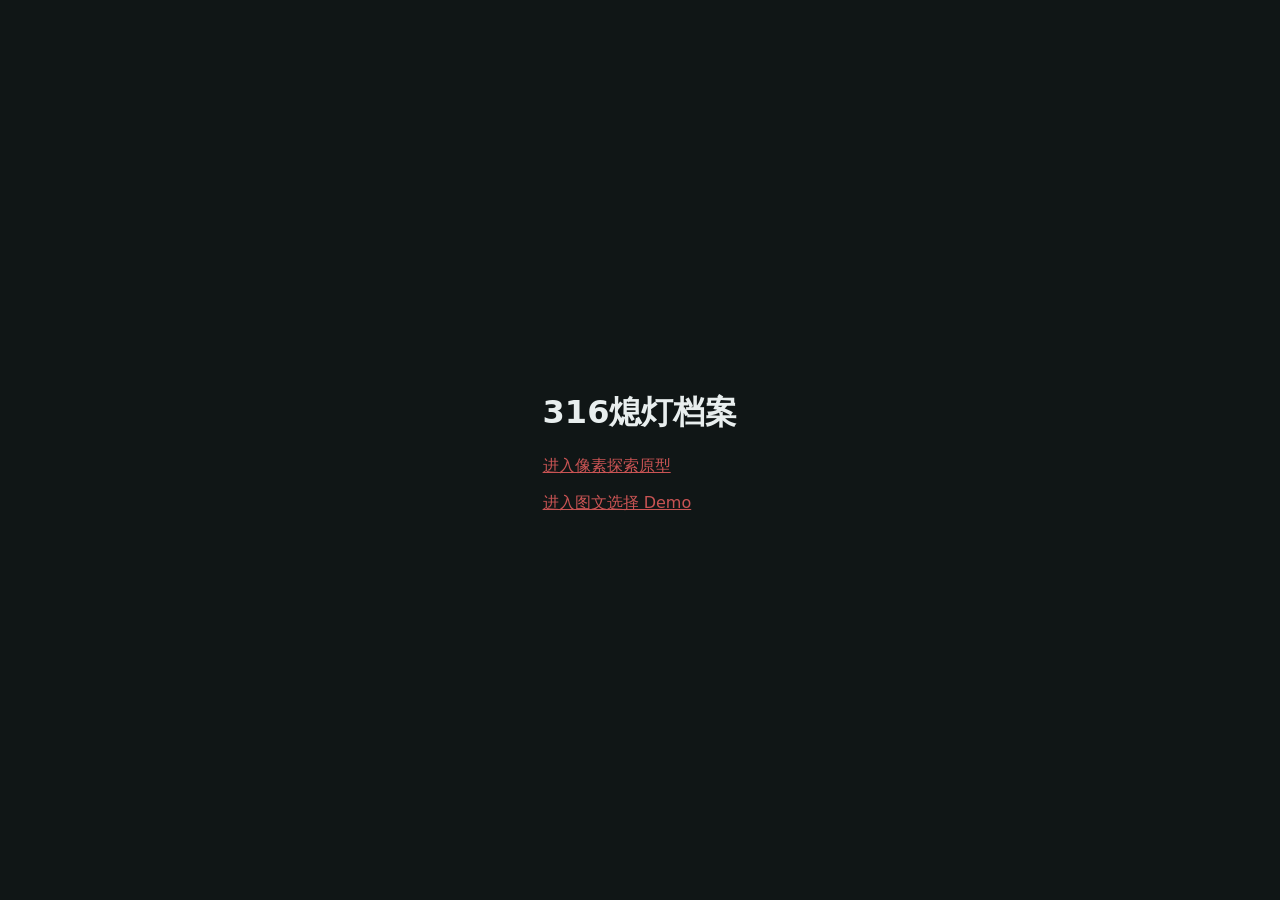
<file: index.html>
<!doctype html>
<html lang="zh-CN">
  <head>
    <meta charset="UTF-8" />
    <meta name="viewport" content="width=device-width, initial-scale=1.0" />
    <title>316熄灯档案</title>
    <style>
      body {
        margin: 0;
        min-height: 100vh;
        display: grid;
        place-items: center;
        background: #101616;
        color: #e8eeee;
        font-family: system-ui, -apple-system, BlinkMacSystemFont, "Segoe UI", sans-serif;
      }
      a { color: #c95454; }
    </style>
  </head>
  <body>
    <div>
      <h1>316熄灯档案</h1>
      <p><a href="game-pixel/index.html">进入像素探索原型</a></p>
      <p><a href="game/index.html">进入图文选择 Demo</a></p>
    </div>
  </body>
</html>
</file>
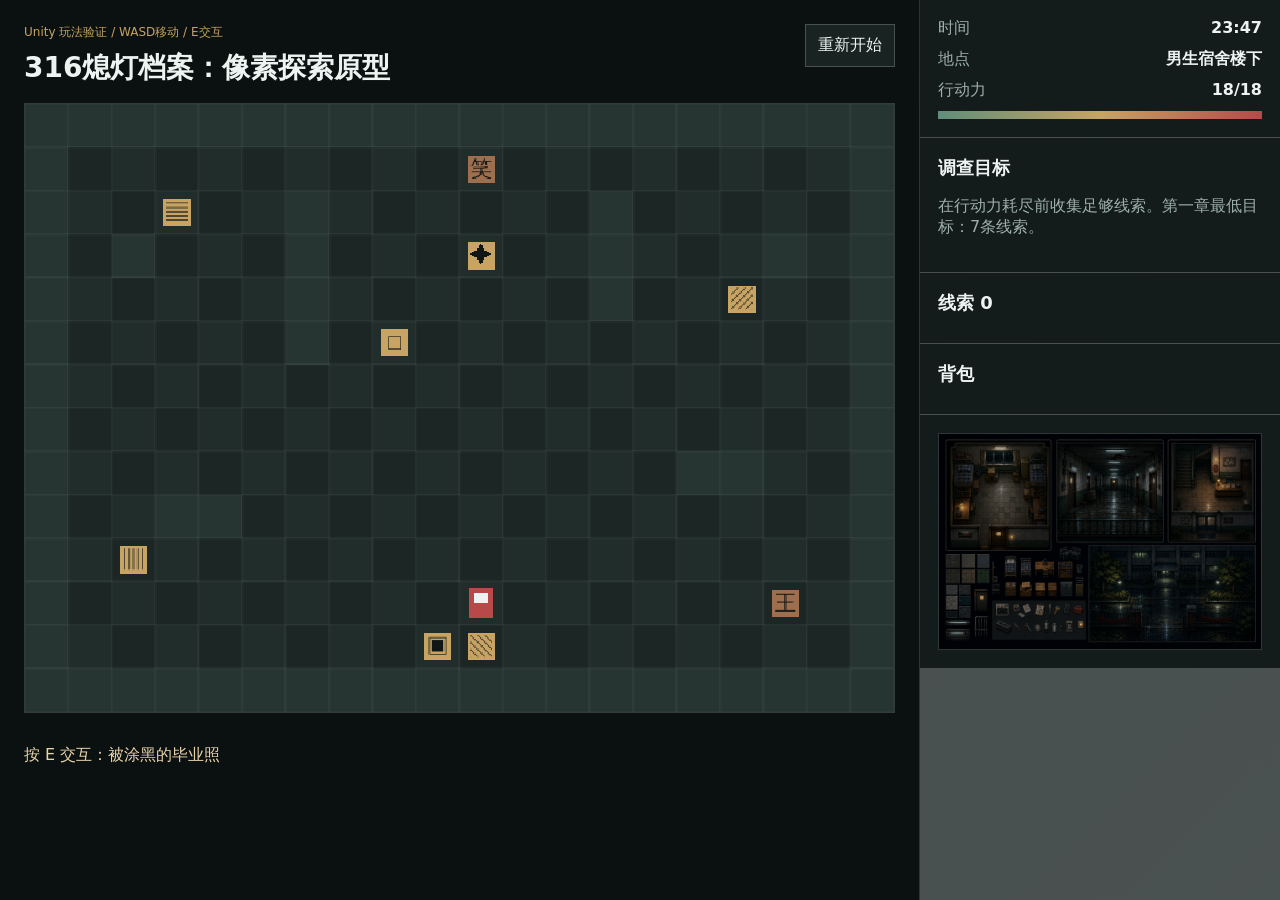
<file: game-pixel/index.html>
<!doctype html>
<html lang="zh-CN">
  <head>
    <meta charset="UTF-8" />
    <meta name="viewport" content="width=device-width, initial-scale=1.0" />
    <title>316熄灯档案 - 像素探索原型</title>
    <link rel="stylesheet" href="style.css" />
  </head>
  <body>
    <main class="pixel-shell">
      <section class="map-panel">
        <div class="map-header">
          <div>
            <p class="eyebrow">Unity 玩法验证 / WASD移动 / E交互</p>
            <h1>316熄灯档案：像素探索原型</h1>
          </div>
          <button id="restart" type="button">重新开始</button>
        </div>
        <canvas id="gameCanvas" width="640" height="448" aria-label="316像素探索地图"></canvas>
        <p id="prompt" class="prompt">靠近可疑物品或人物，按 E 交互。</p>
      </section>

      <aside class="side-panel">
        <section class="status-card">
          <div class="row">
            <span>时间</span>
            <strong id="timeLabel">23:47</strong>
          </div>
          <div class="row">
            <span>地点</span>
            <strong id="locationLabel">男生宿舍316</strong>
          </div>
          <div class="row">
            <span>行动力</span>
            <strong id="apLabel">18/18</strong>
          </div>
          <div class="bar"><span id="apBar"></span></div>
        </section>

        <section class="dialogue-card">
          <h2 id="dialogueTitle">调查目标</h2>
          <p id="dialogueText">在行动力耗尽前收集足够线索。第一章最低目标：7条线索。</p>
        </section>

        <section class="list-card">
          <h2>线索 <span id="clueCount">0</span></h2>
          <ul id="clues"></ul>
        </section>

        <section class="list-card">
          <h2>背包</h2>
          <ul id="inventory"></ul>
        </section>

        <section class="asset-card">
          <img src="../assets/pixel/pixel-map-and-tiles.png" alt="像素场景资产预览" />
        </section>
      </aside>
    </main>

    <div id="failure" class="modal is-hidden">
      <div class="modal-card">
        <h2 id="failureTitle">线索不足</h2>
        <p id="failureText"></p>
        <button id="failureRestart" type="button">重新开始第一章</button>
      </div>
    </div>

    <script src="app.js?v=2"></script>
  </body>
</html>
</file>
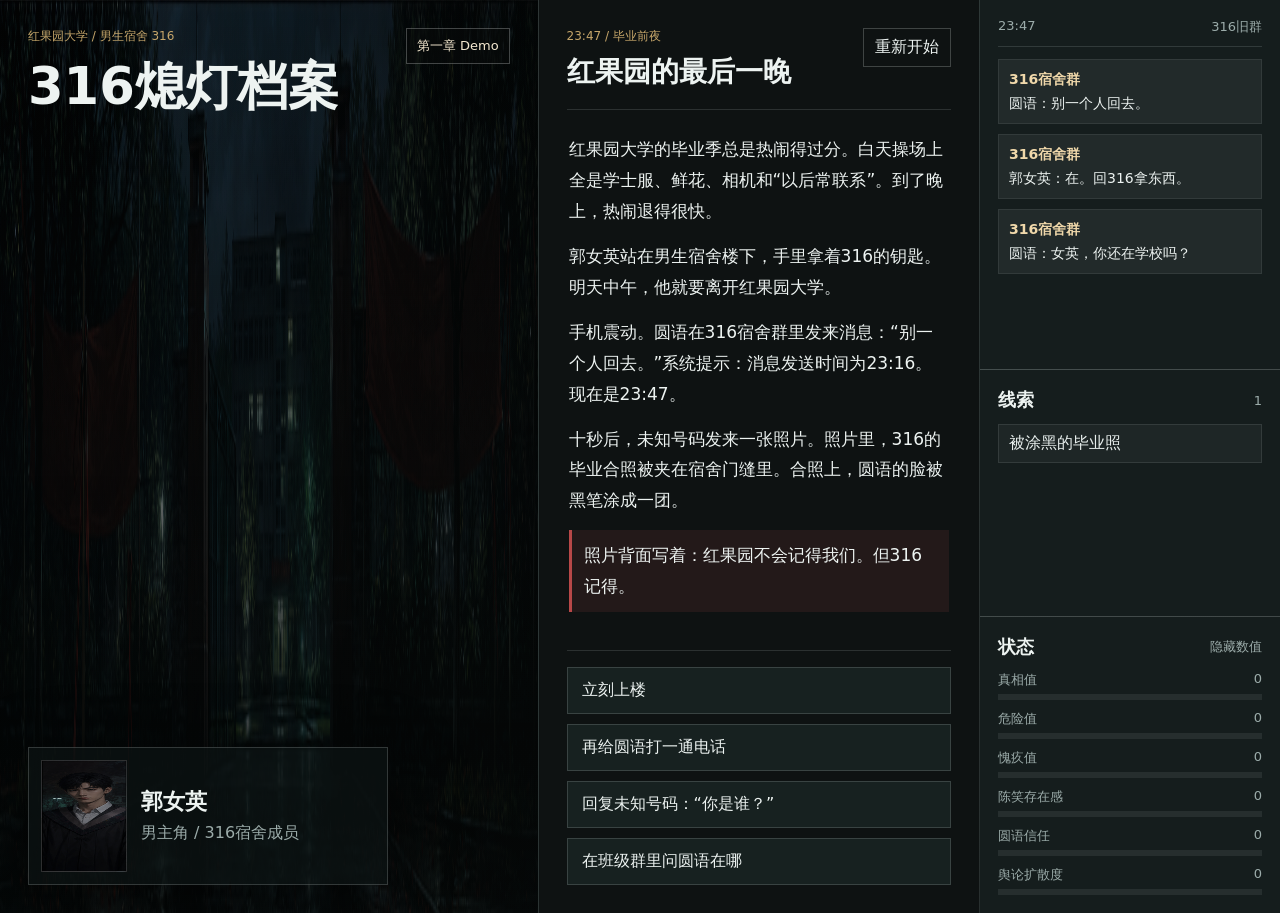
<file: game/index.html>
<!doctype html>
<html lang="zh-CN">
  <head>
    <meta charset="UTF-8" />
    <meta name="viewport" content="width=device-width, initial-scale=1.0" />
    <title>316熄灯档案 - 第一章 Demo</title>
    <link rel="stylesheet" href="style.css" />
  </head>
  <body>
    <main class="app-shell">
      <section class="stage-panel">
        <div id="sceneImage" class="scene-image scene-campus"></div>
        <div class="scene-shade"></div>
        <div class="top-bar">
          <div>
            <p class="eyebrow">红果园大学 / 男生宿舍 316</p>
            <h1>316熄灯档案</h1>
          </div>
          <div class="chapter-badge">第一章 Demo</div>
        </div>
        <div id="characterBox" class="character-box is-hidden">
          <div id="avatar" class="avatar"></div>
          <div>
            <p id="speakerName" class="speaker-name"></p>
            <p id="speakerRole" class="speaker-role"></p>
          </div>
        </div>
      </section>

      <section class="play-panel">
        <div class="panel-header">
          <div>
            <p id="nodeKicker" class="eyebrow">23:47 / 毕业前夜</p>
            <h2 id="nodeTitle">载入中</h2>
          </div>
          <button id="restartButton" class="ghost-button" type="button">重新开始</button>
        </div>

        <div id="storyText" class="story-text"></div>
        <div id="passwordBox" class="password-box is-hidden">
          <label for="passwordInput">输入旧群备份密码</label>
          <div class="password-row">
            <input id="passwordInput" type="text" inputmode="numeric" autocomplete="off" placeholder="例如 23160427" />
            <button id="passwordButton" type="button">解锁</button>
          </div>
          <p id="passwordHint" class="hint"></p>
        </div>
        <div id="choices" class="choices"></div>
      </section>

      <aside class="intel-panel">
        <section class="phone-card">
          <div class="phone-top">
            <span>23:47</span>
            <span>316旧群</span>
          </div>
          <div id="phoneLog" class="phone-log"></div>
        </section>

        <section class="clue-card">
          <div class="side-title">
            <h3>线索</h3>
            <span id="clueCount">0</span>
          </div>
          <ul id="clueList" class="clue-list"></ul>
        </section>

        <section class="status-card">
          <div class="side-title">
            <h3>状态</h3>
            <span>隐藏数值</span>
          </div>
          <div id="statBars" class="stat-bars"></div>
        </section>
      </aside>
    </main>

    <script src="story.js"></script>
    <script src="app.js"></script>
  </body>
</html>
</file>
<file: game-pixel/style.css>
:root {
  --bg: #0b1010;
  --panel: #141b1b;
  --line: rgba(232, 238, 236, 0.14);
  --text: #edf3f1;
  --muted: #9cafab;
  --red: #b84949;
  --amber: #c7a464;
  --green: #618e7a;
}

* {
  box-sizing: border-box;
}

body {
  margin: 0;
  min-height: 100vh;
  color: var(--text);
  background: linear-gradient(135deg, #0b1010, #111918);
  font-family: "PingFang SC", "Microsoft YaHei", system-ui, sans-serif;
}

button {
  font: inherit;
  border: 1px solid rgba(237, 243, 241, 0.22);
  background: #192322;
  color: var(--text);
  padding: 10px 12px;
  cursor: pointer;
}

button:hover {
  border-color: var(--red);
}

.pixel-shell {
  min-height: 100vh;
  display: grid;
  grid-template-columns: minmax(640px, 1fr) 360px;
  gap: 1px;
  background: var(--line);
}

.map-panel,
.side-panel {
  background: var(--bg);
}

.map-panel {
  padding: 24px;
  display: flex;
  flex-direction: column;
  gap: 16px;
}

.map-header {
  display: flex;
  align-items: flex-start;
  justify-content: space-between;
  gap: 16px;
}

.eyebrow {
  margin: 0 0 8px;
  color: var(--amber);
  font-size: 12px;
}

h1 {
  margin: 0;
  font-size: 28px;
  letter-spacing: 0;
}

h2 {
  margin: 0 0 10px;
  font-size: 18px;
}

canvas {
  width: min(100%, 960px);
  max-height: calc(100vh - 150px);
  aspect-ratio: 10 / 7;
  background: #101818;
  border: 1px solid rgba(237, 243, 241, 0.16);
  image-rendering: pixelated;
}

.prompt {
  min-height: 28px;
  color: #e9d4aa;
}

.side-panel {
  display: grid;
  align-content: start;
  gap: 1px;
  background: var(--line);
}

.status-card,
.dialogue-card,
.list-card,
.asset-card {
  background: var(--panel);
  padding: 18px;
}

.row {
  display: flex;
  justify-content: space-between;
  gap: 14px;
  margin-bottom: 10px;
}

.row span,
.dialogue-card p {
  color: var(--muted);
}

.bar {
  height: 8px;
  background: rgba(237, 243, 241, 0.1);
}

.bar span {
  display: block;
  height: 100%;
  width: 100%;
  background: linear-gradient(90deg, var(--green), var(--amber), var(--red));
}

ul {
  margin: 0;
  padding: 0;
  list-style: none;
  display: grid;
  gap: 8px;
}

li {
  padding: 8px 10px;
  background: rgba(237, 243, 241, 0.05);
  border: 1px solid rgba(237, 243, 241, 0.08);
}

.asset-card img {
  width: 100%;
  display: block;
  border: 1px solid rgba(237, 243, 241, 0.12);
}

.modal {
  position: fixed;
  inset: 0;
  display: grid;
  place-items: center;
  padding: 24px;
  background: rgba(3, 6, 6, 0.78);
}

.modal.is-hidden {
  display: none;
}

.modal-card {
  width: min(480px, 100%);
  padding: 24px;
  background: #151c1c;
  border: 1px solid rgba(184, 73, 73, 0.5);
  box-shadow: 0 24px 80px rgba(0, 0, 0, 0.5);
}

@media (max-width: 980px) {
  .pixel-shell {
    grid-template-columns: 1fr;
  }

  canvas {
    width: 100%;
  }
}
</file>
<file: game/style.css>
:root {
  --bg: #0e1212;
  --panel: rgba(18, 25, 25, 0.92);
  --panel-strong: #151d1d;
  --line: rgba(221, 232, 229, 0.14);
  --text: #edf3f1;
  --muted: #9cacaa;
  --red: #b84848;
  --red-bright: #dc6262;
  --gold: #c6a66a;
  --green: #5b8c7a;
  --shadow: 0 24px 80px rgba(0, 0, 0, 0.45);
}

* {
  box-sizing: border-box;
}

body {
  margin: 0;
  min-height: 100vh;
  color: var(--text);
  background:
    radial-gradient(circle at 15% 8%, rgba(184, 72, 72, 0.12), transparent 26rem),
    linear-gradient(135deg, #0d1111, #111b1a 45%, #090c0c);
  font-family: "PingFang SC", "Microsoft YaHei", system-ui, -apple-system, BlinkMacSystemFont, "Segoe UI", sans-serif;
}

button,
input {
  font: inherit;
}

.app-shell {
  min-height: 100vh;
  display: grid;
  grid-template-columns: minmax(280px, 42vw) minmax(360px, 1fr) minmax(300px, 22vw);
  gap: 1px;
  background: var(--line);
}

.stage-panel,
.play-panel,
.intel-panel {
  min-height: 100vh;
  background: var(--bg);
}

.stage-panel {
  position: relative;
  overflow: hidden;
  display: flex;
  flex-direction: column;
  justify-content: space-between;
  padding: 28px;
}

.scene-image {
  position: absolute;
  inset: 0;
  background-image: url("../assets/images/background-sheet.png");
  background-repeat: no-repeat;
  background-size: 100% 400%;
  filter: saturate(0.95) contrast(1.05);
  transform: scale(1.02);
}

.scene-campus {
  background-position: center 0%;
}

.scene-corridor {
  background-position: center 33.333%;
}

.scene-dorm {
  background-position: center 66.666%;
}

.scene-east {
  background-position: center 100%;
}

.scene-shade {
  position: absolute;
  inset: 0;
  background:
    linear-gradient(180deg, rgba(5, 8, 8, 0.26), rgba(5, 8, 8, 0.72)),
    linear-gradient(90deg, rgba(5, 8, 8, 0.18), rgba(5, 8, 8, 0.48));
}

.top-bar,
.character-box {
  position: relative;
  z-index: 1;
}

.top-bar {
  display: flex;
  justify-content: space-between;
  gap: 20px;
  align-items: flex-start;
}

.eyebrow {
  margin: 0 0 8px;
  color: var(--gold);
  font-size: 12px;
  letter-spacing: 0;
}

h1,
h2,
h3,
p {
  margin-top: 0;
}

h1 {
  margin-bottom: 0;
  font-size: clamp(30px, 4vw, 56px);
  font-weight: 750;
  letter-spacing: 0;
}

.chapter-badge {
  border: 1px solid rgba(237, 243, 241, 0.26);
  color: #f4e8d0;
  padding: 8px 10px;
  background: rgba(9, 12, 12, 0.48);
  white-space: nowrap;
  font-size: 13px;
}

.character-box {
  display: grid;
  grid-template-columns: 86px 1fr;
  gap: 14px;
  align-items: center;
  width: min(360px, 100%);
  padding: 12px;
  background: rgba(12, 18, 18, 0.72);
  border: 1px solid rgba(237, 243, 241, 0.18);
  box-shadow: var(--shadow);
}

.character-box.is-hidden {
  visibility: hidden;
}

.avatar {
  width: 86px;
  height: 112px;
  background-image: url("../assets/images/character-sheet.png");
  background-size: 600% 100%;
  background-position: 0% center;
  border: 1px solid rgba(237, 243, 241, 0.18);
}

.avatar-guo {
  background-position: 0% center;
}

.avatar-yuanyu {
  background-position: 20% center;
}

.avatar-chenxiaoyu {
  background-position: 40% center;
}

.avatar-wuxiaoji {
  background-position: 60% center;
}

.avatar-wangge {
  background-position: 80% center;
}

.avatar-chenxiao {
  background-position: 100% center;
}

.speaker-name {
  margin-bottom: 4px;
  font-size: 22px;
  font-weight: 720;
}

.speaker-role {
  margin: 0;
  color: var(--muted);
  line-height: 1.55;
}

.play-panel {
  padding: 28px;
  display: flex;
  flex-direction: column;
  min-width: 0;
}

.panel-header {
  display: flex;
  justify-content: space-between;
  align-items: flex-start;
  gap: 18px;
  padding-bottom: 18px;
  border-bottom: 1px solid var(--line);
}

h2 {
  margin-bottom: 0;
  font-size: 28px;
  letter-spacing: 0;
}

.ghost-button {
  border: 1px solid rgba(237, 243, 241, 0.22);
  background: transparent;
  color: var(--text);
  padding: 8px 11px;
  cursor: pointer;
}

.ghost-button:hover,
.choices button:hover,
.password-row button:hover {
  border-color: var(--red-bright);
  color: #fff;
}

.story-text {
  flex: 1;
  overflow: auto;
  padding: 24px 2px;
  line-height: 1.82;
  font-size: 17px;
}

.story-text p {
  margin-bottom: 14px;
}

.story-text .message {
  border-left: 3px solid var(--green);
  padding: 10px 12px;
  background: rgba(91, 140, 122, 0.1);
  color: #dcebe6;
}

.story-text .warning {
  border-left: 3px solid var(--red);
  padding: 10px 12px;
  background: rgba(184, 72, 72, 0.12);
}

.choices {
  display: grid;
  gap: 10px;
  padding-top: 16px;
  border-top: 1px solid var(--line);
}

.choices button,
.password-row button {
  min-height: 46px;
  border: 1px solid rgba(237, 243, 241, 0.16);
  color: var(--text);
  background: #172120;
  text-align: left;
  padding: 12px 14px;
  cursor: pointer;
}

.password-box {
  border: 1px solid rgba(198, 166, 106, 0.34);
  background: rgba(198, 166, 106, 0.08);
  padding: 14px;
  margin-bottom: 16px;
}

.password-box.is-hidden {
  display: none;
}

.password-box label {
  display: block;
  margin-bottom: 10px;
  color: #f1dfbc;
}

.password-row {
  display: grid;
  grid-template-columns: 1fr auto;
  gap: 8px;
}

.password-row input {
  min-height: 46px;
  border: 1px solid rgba(237, 243, 241, 0.16);
  background: #101717;
  color: var(--text);
  padding: 0 12px;
}

.hint {
  margin: 10px 0 0;
  color: var(--muted);
}

.intel-panel {
  display: grid;
  grid-template-rows: minmax(300px, 1.2fr) minmax(180px, 0.8fr) auto;
  gap: 1px;
  background: var(--line);
}

.phone-card,
.clue-card,
.status-card {
  min-width: 0;
  background: var(--panel-strong);
  padding: 18px;
}

.phone-card {
  display: flex;
  flex-direction: column;
}

.phone-top {
  display: flex;
  justify-content: space-between;
  border-bottom: 1px solid var(--line);
  padding-bottom: 10px;
  color: var(--muted);
  font-size: 13px;
}

.phone-log {
  flex: 1;
  overflow: auto;
  padding-top: 12px;
}

.phone-msg {
  margin-bottom: 10px;
  padding: 9px 10px;
  background: rgba(237, 243, 241, 0.06);
  border: 1px solid rgba(237, 243, 241, 0.08);
  line-height: 1.5;
  font-size: 14px;
}

.phone-msg strong {
  display: block;
  color: #f0d8aa;
  margin-bottom: 3px;
}

.side-title {
  display: flex;
  justify-content: space-between;
  gap: 10px;
  align-items: center;
  margin-bottom: 12px;
}

.side-title h3 {
  margin: 0;
  font-size: 18px;
}

.side-title span {
  color: var(--muted);
  font-size: 13px;
}

.clue-list {
  list-style: none;
  margin: 0;
  padding: 0;
  display: grid;
  gap: 8px;
  max-height: 28vh;
  overflow: auto;
}

.clue-list li {
  border: 1px solid rgba(237, 243, 241, 0.1);
  padding: 8px 10px;
  color: #e8efed;
  background: rgba(237, 243, 241, 0.04);
}

.stat-bars {
  display: grid;
  gap: 10px;
}

.stat-row {
  display: grid;
  gap: 5px;
}

.stat-label {
  display: flex;
  justify-content: space-between;
  color: var(--muted);
  font-size: 13px;
}

.bar {
  height: 6px;
  background: rgba(237, 243, 241, 0.08);
}

.bar span {
  display: block;
  height: 100%;
  width: 0%;
  background: linear-gradient(90deg, var(--green), var(--red));
}

@media (max-width: 1080px) {
  .app-shell {
    grid-template-columns: 1fr;
  }

  .stage-panel,
  .play-panel,
  .intel-panel {
    min-height: auto;
  }

  .stage-panel {
    min-height: 48vh;
  }

  .intel-panel {
    grid-template-rows: auto;
  }
}

@media (max-width: 640px) {
  .stage-panel,
  .play-panel,
  .phone-card,
  .clue-card,
  .status-card {
    padding: 18px;
  }

  .panel-header {
    flex-direction: column;
  }

  .password-row {
    grid-template-columns: 1fr;
  }
}
</file>
